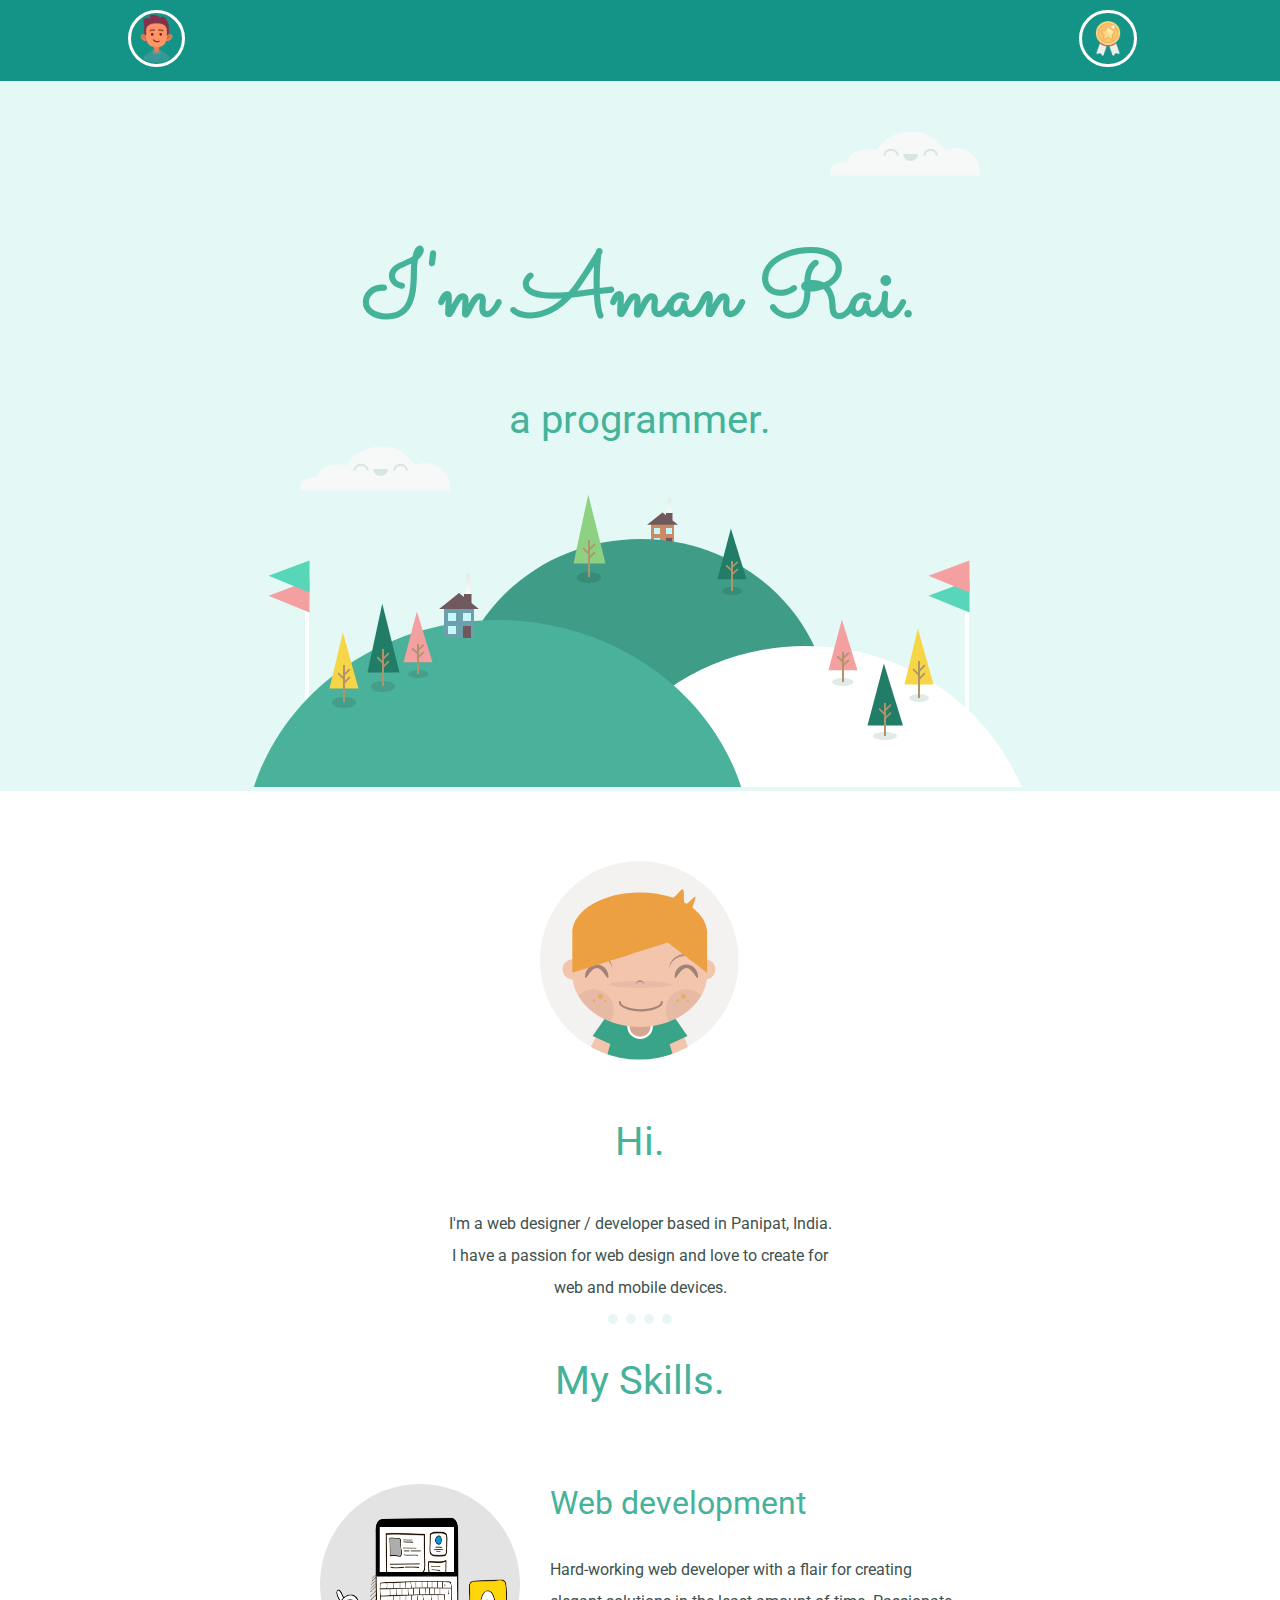
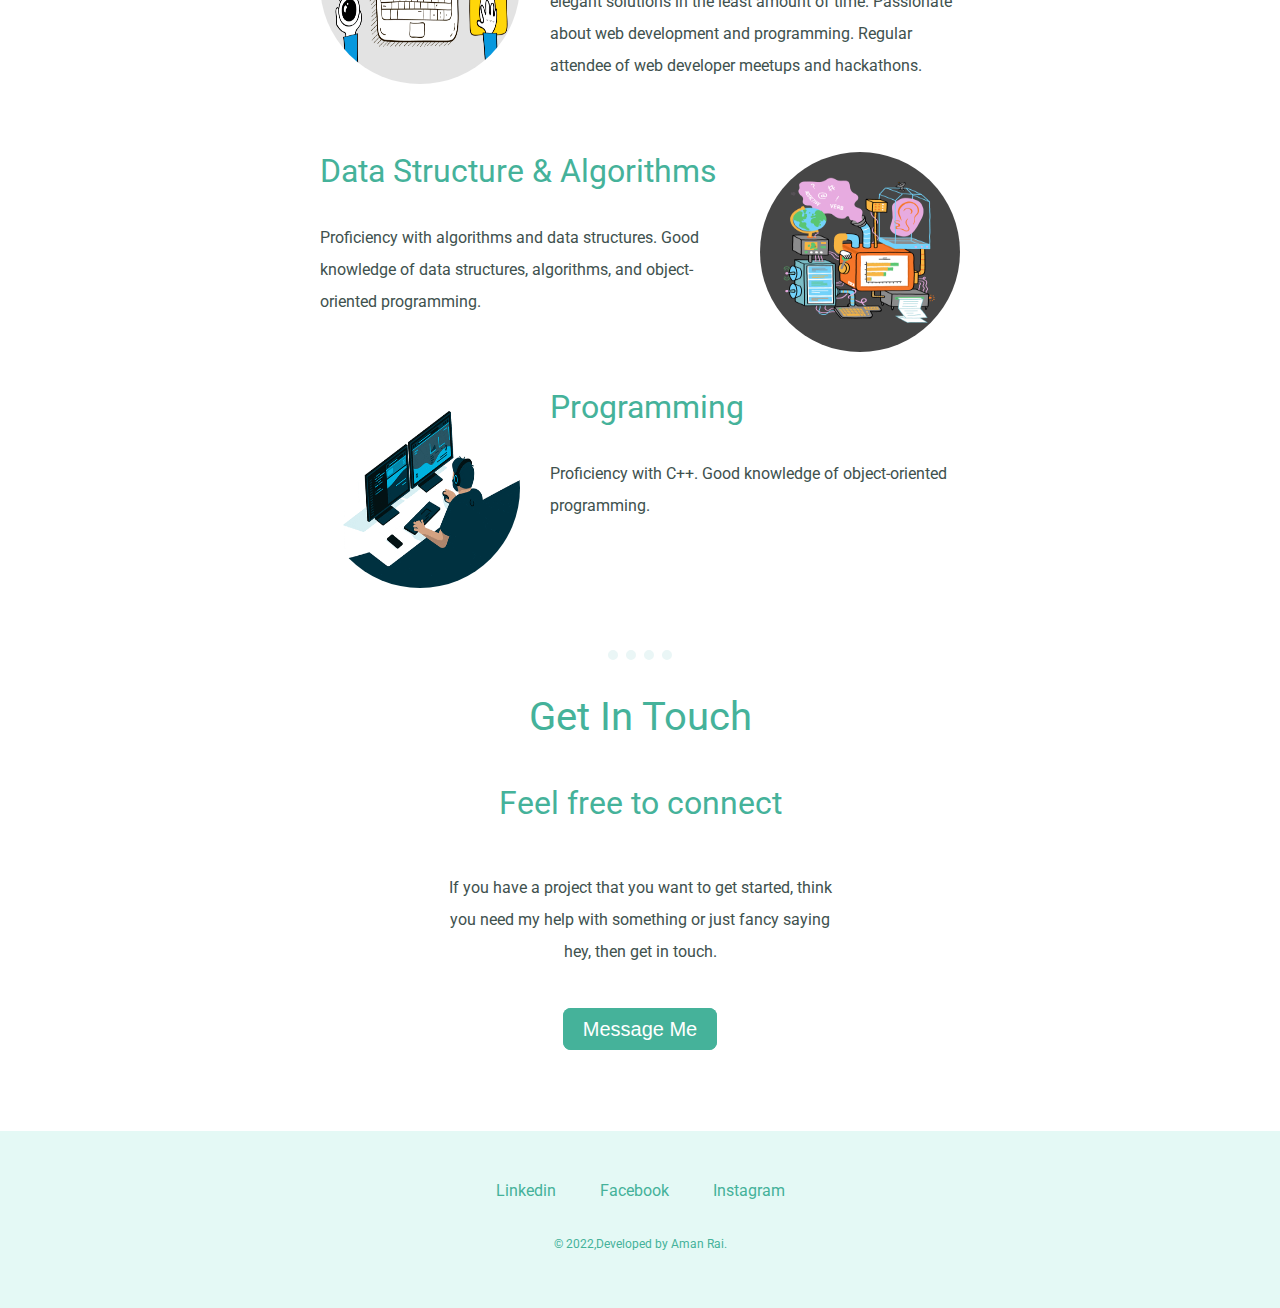
<file: index.html>
<!DOCTYPE html>
<html lang="en" dir="ltr">

<head>
  <meta charset="utf-8">
  <title>Aman Rai</title>
  <link rel="stylesheet" href="css/styles.css">
  <link rel="icon" href="images/boy.png">
  <link rel="preconnect" href="https://fonts.googleapis.com">
  <link rel="preconnect" href="https://fonts.gstatic.com" crossorigin>
  <link href="https://fonts.googleapis.com/css2?family=Merriweather:ital@1&family=Montserrat&family=Roboto&family=Sacramento&display=swap" rel="stylesheet">
  </head>

<body>
  <div class="header">
    <a href="index.html"> <img class = "boy" src ="images/boy.png" alt = "Home"> </a>
    <a href="certificates.html"> <img class = "certi-icon" src ="images/certificate.png" alt = "cert"> </a>
  </div>
  <div class="top-container">
    <img class="top-cloud" src="images/cloud.svg" alt="cloud image">
    <h1>I'm Aman Rai.</h1>
    <h2>a programmer.</h2>
    <img class="bottom-cloud" src="images/cloud.svg" alt="cloud image">
    <img class="mountain" src="images/land.svg" alt="land image">
  </div>
  <div class="middle-container">
    <div class="profile">
      <img class="profile-pic" src="images/Profile.svg" alt="profile-pic">
      <h2>Hi.</h2>
      <p class="intro">I'm a web designer / developer based in Panipat, India. I have a passion for web design and love to create for web and mobile devices.</p>
    </div>
    <hr>
    <div class="skills">
      <h2>My Skills.</h2>
      <div class="skill-row">
        <img class="web-pic" src="images/web-pic.gif" alt="skill-pic">
        <h3>Web development</h3>
        <p>Hard-working web developer with a flair for creating elegant solutions
          in the least amount of time. Passionate about web development and programming.
          Regular attendee of web developer meetups and hackathons.</p>
      </div>
      <div class="skill-row">
        <img class="dsa-pic" src="images/dsa-pic.gif" alt="">
        <h3>Data Structure & Algorithms</h3>
        <p>Proficiency with algorithms and data structures. Good knowledge of data structures, algorithms, and object-oriented programming.</p>
      </div>
      <div class="skill-row">
        <img class="Pro-pic" src="images/Pro-pic.gif" alt="">
        <h3>Programming</h3>
        <p>Proficiency with C++. Good knowledge of object-oriented programming.</p>
      </div>
    </div>

    <hr>
    <div class="contact-me">
      <h2>Get In Touch</h2>
      <h3>Feel free to connect</h3>
      <p class="contact-message">If you have a project that you want to get started,
        think you need my help with something or just fancy saying hey, then get in touch.</p>
      <a class="btn" href="mailto:amanraiji1@gmail.com">Message Me</a>
    </div>
  </div>


  <div class="bottom-container">
    <a class="footer-link" href="https://www.linkedin.com/in/aman-rai-ji/">Linkedin</a>
    <a class="footer-link" href="https://www.facebook.com/the007amanrai/">Facebook</a>
    <a class="footer-link" href="https://www.instagram.com/amanraiji18/">Instagram</a>
    <p class="copyright">© 2022,Developed by Aman Rai.</p>
  </div>

</body>

</html>
</file>
<file: css/styles.css>
body {
  color: #40514E;
  margin: 0;
  text-align: center;
  font-family: 'Roboto', sans-serif;
}

.boy{
  border : solid;
  border-radius: 100%;
  border-color: #fff;
  position: absolute;
  left: 10%;
  width: 4%;
}
.boy:hover{
  background-color: #FC4F4F;
}
.certi-icon{
  width: 4%;
  border: solid #fff;
  border-radius: 100%;
  position: relative;
  left: 35%;
}

.certi-icon:hover{
  background-color: #FC4F4F;
}
.header{
  background-color: #139487;
  padding-top: 10px;
  padding-bottom: 10px;
}

.header-link{
  position: relative;
  margin-left: 1100px;
  font-size: 1.5rem;
  color: #FFBED8;
}
hr {
  border-style: none;
  border-top-style: dotted;
  border-color: #EAF6F6;
  border-width: 10px;
  width: 5%;
  margin: 10px auto;
}

h1 {
  font-size: 562.5%;
  margin: 50px auto 0 auto;
  font-family: 'Sacramento', serif;
  color: #45b29a;
}

h2 {
  font-size: 2.5rem;
  font-weight: normal;
  color: #45b29a;
  padding-bottom: 10px;
}

h3 {
  font-size: 2rem;
  font-weight: normal;
  color: #45b29a;
}

p {
  line-height: 2;
}

a{
  color: #45b29a;
  font-style: 'Roboto', sans-serif;
  margin: 10px 20px;
  text-decoration: none;
}

.top-container {
  background-color: #E4F9F5;
  position: relative;
  padding-top: 100px;
}

.middle-container {
  padding: 50px 0;
}

.bottom-container {
  background-color: #E4F9F5;
  padding: 50px 0 20px;
}

.intro {
  width: 30%;
  margin: auto;
}

.bottom-cloud {
  position: absolute;
  left: 300px;
  bottom: 300px;
}

.top-cloud {
  position: absolute;
  right: 300px;
  top: 50px;
}

.skills{
  margin-bottom: 10%;
}
.skill-row {
  margin: 70px auto;
  width: 50%;
  text-align: left;
}

.profile {
  margin: auto;
}

.profile-pic {
  margin: 20px;
  width: 200px;
}

/*Skill pic */
.web-pic {
  border-radius: 50%;
  width: 200px;
  height: 200px;
  float: left;
  margin-right: 30px;
}

.dsa-pic {
  border-radius: 50%;
  width: 200px;
  height: 200px;
  float: right;
  margin-left: 30px;
}

.Pro-pic{
  border-radius: 50%;
  width: 200px;
  height: 200px;
  float: left;
  margin-right: 30px;
}


.copyright{
  color: #45b29a;
  font-style: 'Roboto', sans-serif;
  font-size: 0.75rem;
  padding: 20px 0;
}

.contact-message {
  width: 30%;
  margin: 50px auto;
}

.btn {
  background: #45b29a;
  background-image: -webkit-linear-gradient(top, #45b29a, #45b29a);
  background-image: -moz-linear-gradient(top, #45b29a, #45b29a);
  background-image: -ms-linear-gradient(top, #45b29a, #45b29a);
  background-image: -o-linear-gradient(top, #45b29a, #45b29a);
  background-image: linear-gradient(to bottom, #45b29a, #45b29a);
  -webkit-border-radius: 8;
  -moz-border-radius: 8;
  border-radius: 8px;
  font-family: Arial;
  color: #ffffff;
  font-size: 20px;
  padding: 10px 20px 10px 20px;
  text-decoration: none;
}

.btn:hover {
  background: #B33030;
  background-image: -webkit-linear-gradient(top, #B33030, #3498db);
  background-image: -moz-linear-gradient(top, #B33030, #3498db);
  background-image: -ms-linear-gradient(top, #B33030, #3498db);
  background-image: -o-linear-gradient(top, #B33030, #3498db);
  background-image: linear-gradient(to bottom, #B33030, #3498db);
  text-decoration: none;
}

.footer-link:hover {
  color: #FC4F4F;
  text-decoration: none;
}

/* Certificate web page */
.hacker-icon{
  width: 4%;
  border: solid #fff;
  border-radius: 100%;
  position: relative;
  left: 35%;
}
#cert-h1{
  padding: 1.5rem;
}

.left-flag{
  position: absolute;
  padding-right: 400px;
}

.right-flag{
  padding-left: 400px;
}

.DSA-badge{
  background-color: #FFB830;
  padding: 50px;

}

.Cpic{
  border-radius: 100%;
  width: 20%;
}

.Cbadge{
  background-color: #FFFA4D;
  padding: 50px;
}

.top-certificate{
  position: relative;
  padding : 50px;
  background-color : #FC4F4F;
}
.middle-certificate{
  position: relative;
  padding : 50px;
  background-color :  #219F94;
}
.middle2-certificate{
  position: relative;
  padding : 50px;
  background-color : #D885A3;
}
.bottom-certificate{
  position: relative;
  padding : 50px;
  background-color: #F9D89C;
}
.info{
  color: #fff;
}

.trophy-pic{
  width: 200px;
  height: 200px;
}

.pic{
  width: 50%;
  padding : 5px;
}

.contact-me{
  margin-bottom: 40px;
}
</file>
